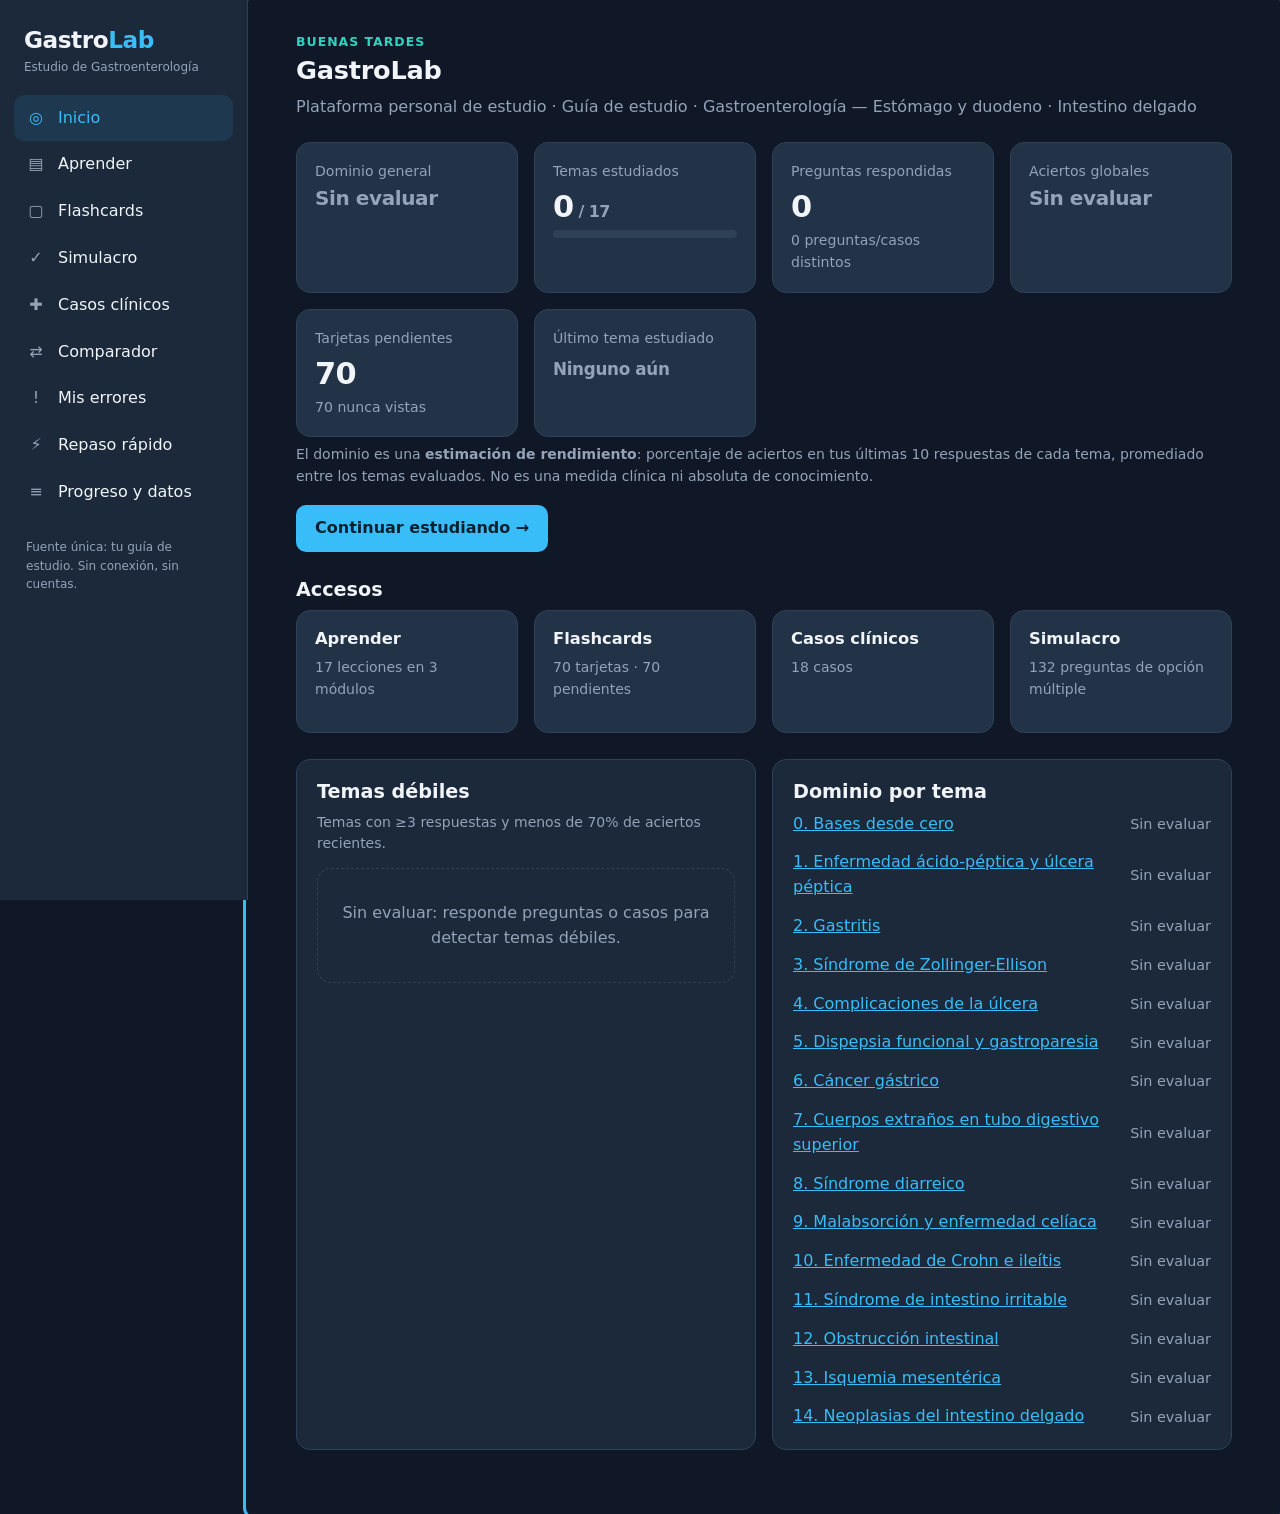
<file: gastrolab/index.html>
<!doctype html>
<html lang="es" data-theme="dark">
<head>
<meta charset="utf-8">
<meta name="viewport" content="width=device-width, initial-scale=1">
<title>GastroLab</title>
<meta name="description" content="Plataforma personal de estudio de Gastroenterología: lecciones, flashcards, simulacro, casos clínicos y progreso.">
<link rel="stylesheet" href="style.css">
</head>
<body>
<a class="skip" href="#main">Saltar al contenido</a>

<header class="topbar">
  <button class="icon-btn" id="menuBtn" aria-label="Abrir menú" aria-controls="sidebar" aria-expanded="false">☰</button>
  <span class="brand-sm">Gastro<b>Lab</b></span>
</header>

<nav class="sidebar" id="sidebar" aria-label="Navegación principal">
  <div class="brand">Gastro<b>Lab</b><small>Estudio de Gastroenterología</small></div>
  <ul class="nav">
    <li><a href="#/inicio" data-nav="inicio"><span aria-hidden="true">◎</span>Inicio</a></li>
    <li><a href="#/temario" data-nav="temario"><span aria-hidden="true">▤</span>Aprender</a></li>
    <li><a href="#/flashcards" data-nav="flashcards"><span aria-hidden="true">▢</span>Flashcards</a></li>
    <li><a href="#/simulacro" data-nav="simulacro"><span aria-hidden="true">✓</span>Simulacro</a></li>
    <li><a href="#/casos" data-nav="casos"><span aria-hidden="true">✚</span>Casos clínicos</a></li>
    <li><a href="#/comparador" data-nav="comparador"><span aria-hidden="true">⇄</span>Comparador</a></li>
    <li><a href="#/errores" data-nav="errores"><span aria-hidden="true">!</span>Mis errores</a></li>
    <li><a href="#/repaso" data-nav="repaso"><span aria-hidden="true">⚡</span>Repaso rápido</a></li>
    <li><a href="#/progreso" data-nav="progreso"><span aria-hidden="true">≡</span>Progreso y datos</a></li>
  </ul>
  <p class="side-note">Fuente única: tu guía de estudio. Sin conexión, sin cuentas.</p>
</nav>
<div class="scrim" id="scrim" hidden></div>

<main id="main" tabindex="-1"></main>

<dialog id="dlg" aria-labelledby="dlgMsg">
  <form method="dialog">
    <p id="dlgMsg"></p>
    <div class="row end">
      <button class="btn ghost" value="no">Cancelar</button>
      <button class="btn" value="ok" id="dlgOk">Aceptar</button>
    </div>
  </form>
</dialog>
<div class="toast" id="toast" role="status" aria-live="polite"></div>

<script src="data.js"></script>
<script src="app.js"></script>
</body>
</html>
</file>
<file: gastrolab/style.css>
/* GastroLab · estilos */
:root{
  --bg:#101827; --panel:#1B293B; --card:#223247; --line:#2E4157;
  --accent:#38BDF8; --accent2:#2DD4BF; --text:#F1F5F9; --muted:#94A3B8;
  --ok:#22C55E; --ok-bg:rgba(34,197,94,.12); --bad:#F87171; --bad-bg:rgba(248,113,113,.12);
  --warn:#FBBF24; --warn-bg:rgba(251,191,36,.10); --info-bg:rgba(56,189,248,.10);
  --on-accent:#06202E; --r:14px; --r-sm:10px; --shadow:0 6px 24px rgba(0,0,0,.25);
  color-scheme:dark;
}
:root[data-theme="light"]{
  --bg:#F4F7FB; --panel:#FFFFFF; --card:#FFFFFF; --line:#DCE3EC;
  --accent:#0369A1; --accent2:#0F766E; --text:#0F172A; --muted:#475569;
  --ok:#15803D; --ok-bg:#E8F6EC; --bad:#B91C1C; --bad-bg:#FBEAEA; --warn:#92400E; --warn-bg:#FEF5E1; --info-bg:#E6F3FA;
  --on-accent:#FFFFFF; --shadow:0 4px 16px rgba(15,23,42,.08); color-scheme:light;
}
*{box-sizing:border-box}
[hidden]{display:none!important}
html{-webkit-text-size-adjust:100%}
body{margin:0;background:var(--bg);color:var(--text);font:16px/1.55 system-ui,-apple-system,"Segoe UI",Roboto,"Helvetica Neue",Arial,sans-serif;overflow-x:hidden}
a{color:var(--accent)}
strong{color:var(--accent2);font-weight:650}
:root[data-theme="light"] strong{color:var(--accent2)}
:focus-visible{outline:3px solid var(--accent);outline-offset:2px;border-radius:6px}
.skip{position:absolute;left:-999px;top:8px;background:var(--accent);color:var(--on-accent);padding:8px 12px;border-radius:8px;z-index:100}
.skip:focus{left:8px}
h1,h2,h3{line-height:1.25;margin:0 0 .5rem}
h1{font-size:1.6rem;letter-spacing:-.01em}
h2{font-size:1.2rem}
h3{font-size:1.02rem}
p{margin:.4rem 0 .8rem}
.muted{color:var(--muted)}
.small{font-size:.875rem}

/* Layout */
.sidebar{position:fixed;inset:0 auto 0 0;width:248px;background:var(--panel);border-right:1px solid var(--line);padding:22px 14px;overflow-y:auto;z-index:40;transition:transform .25s ease}
.brand{font-size:1.45rem;font-weight:700;padding:0 10px 18px;letter-spacing:-.02em}
.brand b,.brand-sm b{color:var(--accent)}
.brand small{display:block;font-size:.75rem;font-weight:500;color:var(--muted);letter-spacing:0}
.nav{list-style:none;margin:0;padding:0}
.nav a{display:flex;gap:12px;align-items:center;padding:11px 12px;border-radius:var(--r-sm);color:var(--text);text-decoration:none;font-weight:500;transition:background .15s}
.nav a span{width:20px;text-align:center;color:var(--muted)}
.nav a:hover{background:var(--card)}
.nav a.active{background:var(--info-bg);color:var(--accent)}
.nav a.active span{color:var(--accent)}
.side-note{font-size:.75rem;color:var(--muted);padding:16px 12px 0}
main{margin-left:248px;padding:32px clamp(16px,4vw,48px) 64px;max-width:1180px;outline:none}
.topbar{display:none}
.scrim{position:fixed;inset:0;background:rgba(0,0,0,.5);z-index:35}
@media (max-width:900px){
  .topbar{display:flex;align-items:center;gap:10px;position:sticky;top:0;z-index:30;background:var(--panel);border-bottom:1px solid var(--line);padding:8px 12px}
  .brand-sm{font-weight:700;font-size:1.1rem}
  .sidebar{transform:translateX(-105%);box-shadow:var(--shadow)}
  .sidebar.open{transform:none}
  main{margin-left:0;padding:20px 16px 56px}
  h1{font-size:1.35rem}
}

/* Components */
.icon-btn{background:none;border:1px solid var(--line);color:var(--text);border-radius:10px;width:42px;height:42px;font-size:1.2rem;cursor:pointer}
.btn{display:inline-flex;align-items:center;justify-content:center;gap:8px;min-height:44px;padding:10px 18px;border-radius:var(--r-sm);border:1px solid transparent;background:var(--accent);color:var(--on-accent);font:inherit;font-weight:600;cursor:pointer;text-decoration:none;transition:filter .15s,background .15s,transform .05s}
.btn:hover{filter:brightness(1.08)}
.btn:active{transform:translateY(1px)}
.btn.ghost{background:transparent;color:var(--text);border-color:var(--line)}
.btn.ghost:hover{background:var(--card)}
.btn.sec{background:var(--accent2)}
.btn.danger{background:transparent;color:var(--bad);border-color:var(--bad)}
.btn.sm{min-height:36px;padding:6px 12px;font-size:.9rem}
.btn[disabled]{opacity:.45;cursor:not-allowed}
.row{display:flex;gap:10px;flex-wrap:wrap;align-items:center}
.row.end{justify-content:flex-end}
.row.between{justify-content:space-between}
.stack>*+*{margin-top:14px}
.grid{display:grid;gap:16px}
.g2{grid-template-columns:repeat(auto-fit,minmax(min(100%,320px),1fr))}
.g3{grid-template-columns:repeat(auto-fit,minmax(min(100%,240px),1fr))}
.g4{grid-template-columns:repeat(auto-fit,minmax(min(100%,180px),1fr))}
.panel{background:var(--panel);border:1px solid var(--line);border-radius:var(--r);padding:20px}
.card{background:var(--card);border:1px solid var(--line);border-radius:var(--r);padding:18px}
a.card{display:block;color:inherit;text-decoration:none;transition:border-color .15s,transform .15s}
a.card:hover{border-color:var(--accent);transform:translateY(-2px)}
.page-head{margin-bottom:22px}
.eyebrow{font-size:.78rem;text-transform:uppercase;letter-spacing:.08em;color:var(--accent2);font-weight:600;margin-bottom:4px}
.stat .v{font-size:1.9rem;font-weight:700;letter-spacing:-.02em}
.stat .l{color:var(--muted);font-size:.88rem}
.stat .v.na{font-size:1.25rem;color:var(--muted)}
.badge{display:inline-block;font-size:.72rem;font-weight:600;padding:3px 9px;border-radius:999px;border:1px solid var(--line);color:var(--muted);white-space:nowrap}
.badge.esencial{color:var(--bad);border-color:currentColor}
.badge.aplicacion{color:var(--warn);border-color:currentColor}
.badge.ampliacion,.badge.base,.badge.repaso{color:var(--accent);border-color:currentColor}
.badge.ok{color:var(--ok);border-color:currentColor}
.badge.clase{color:var(--warn);border-color:currentColor}
.badge.guia{color:var(--ok);border-color:currentColor}
.bar{height:8px;background:var(--line);border-radius:999px;overflow:hidden}
.bar>i{display:block;height:100%;background:linear-gradient(90deg,var(--accent),var(--accent2));border-radius:999px;transition:width .4s ease}
.seg{display:inline-flex;border:1px solid var(--line);border-radius:var(--r-sm);overflow:hidden}
.seg button{background:transparent;color:var(--text);border:0;padding:9px 14px;font:inherit;cursor:pointer;min-height:40px}
.seg button[aria-pressed="true"]{background:var(--accent);color:var(--on-accent);font-weight:600}
select,input[type=file]{font:inherit;color:var(--text);background:var(--card);border:1px solid var(--line);border-radius:var(--r-sm);padding:9px 12px;min-height:44px;max-width:100%}
label.chk{display:inline-flex;gap:8px;align-items:center;cursor:pointer}
input[type=checkbox]{width:20px;height:20px;accent-color:var(--accent)}
.empty{text-align:center;color:var(--muted);padding:32px 16px;border:1px dashed var(--line);border-radius:var(--r)}
.alert{border-radius:var(--r-sm);padding:12px 14px;margin:10px 0;border-left:4px solid}
.alert.warn{background:var(--warn-bg);border-color:var(--warn)}
.alert.info{background:var(--info-bg);border-color:var(--accent)}
.alert.ok{background:var(--ok-bg);border-color:var(--ok)}
.alert.bad{background:var(--bad-bg);border-color:var(--bad)}
.alert p{margin:.2rem 0}
ul.clean{margin:.3rem 0;padding-left:1.2rem}
ul.clean li{margin:.25rem 0}

/* Tablas */
.tbl-wrap{overflow-x:auto;-webkit-overflow-scrolling:touch;margin:10px 0 14px;border:1px solid var(--line);border-radius:var(--r-sm)}
table{border-collapse:collapse;width:100%;min-width:520px;font-size:.92rem}
th,td{padding:10px 12px;text-align:left;vertical-align:top;border-bottom:1px solid var(--line)}
th{background:var(--panel);color:var(--accent);font-weight:600;position:sticky;top:0}
tbody tr:last-child td{border-bottom:0}
td:first-child{font-weight:600}

/* Diagramas de flujo */
.flow{display:flex;flex-direction:column;align-items:stretch;gap:0;margin:12px 0;max-width:640px}
.flow .step{background:var(--card);border:1px solid var(--line);border-left:4px solid var(--accent2);border-radius:var(--r-sm);padding:10px 14px}
.flow .arrow{align-self:center;color:var(--accent);line-height:1;padding:4px 0;font-size:1.1rem}

/* Lección */
.easy{background:linear-gradient(135deg,var(--info-bg),transparent);border:1px solid var(--line);border-left:4px solid var(--accent);border-radius:var(--r);padding:16px 18px;margin:16px 0}
.easy h2{font-size:1rem;color:var(--accent)}
details.sec{background:var(--panel);border:1px solid var(--line);border-radius:var(--r);margin:12px 0;overflow:hidden}
details.sec>summary{cursor:pointer;list-style:none;padding:15px 18px;font-weight:600;display:flex;justify-content:space-between;align-items:center;gap:10px}
details.sec>summary::-webkit-details-marker{display:none}
details.sec>summary::after{content:"+";color:var(--accent);font-size:1.3rem;transition:transform .2s}
details.sec[open]>summary::after{transform:rotate(45deg)}
details.sec>summary .seen{color:var(--ok);font-size:.8rem;font-weight:500;margin-left:auto}
details.sec .body{padding:0 18px 16px}
.cmpbox{border:1px solid var(--line);border-radius:var(--r-sm);overflow:hidden;margin:12px 0}
.cmpbox>div{padding:10px 14px;border-bottom:1px solid var(--line)}
.cmpbox>div:last-child{border-bottom:0}
.cmpbox .lbl{display:table;margin-bottom:6px}
.lesson-actions{position:sticky;bottom:0;background:linear-gradient(transparent,var(--bg) 30%);padding:18px 0 6px;margin-top:10px}

/* Preguntas */
.opts{display:grid;gap:10px;margin:14px 0}
.opt{display:flex;gap:12px;align-items:flex-start;text-align:left;width:100%;background:var(--card);color:var(--text);border:1.5px solid var(--line);border-radius:var(--r-sm);padding:13px 15px;font:inherit;cursor:pointer;min-height:48px;transition:border-color .15s,background .15s}
.opt:hover:not([disabled]){border-color:var(--accent)}
.opt .k{flex:0 0 26px;height:26px;border-radius:50%;border:1.5px solid var(--muted);display:grid;place-items:center;font-size:.8rem;font-weight:700;color:var(--muted)}
.opt[aria-pressed="true"]{border-color:var(--accent);background:var(--info-bg)}
.opt[aria-pressed="true"] .k{background:var(--accent);border-color:var(--accent);color:var(--on-accent)}
.opt.right{border-color:var(--ok);background:var(--ok-bg)}
.opt.right .k{background:var(--ok);border-color:var(--ok);color:#fff}
.opt.wrong{border-color:var(--bad);background:var(--bad-bg)}
.opt.wrong .k{background:var(--bad);border-color:var(--bad);color:#fff}
.opt[disabled]{cursor:default}
.qnav{display:flex;flex-wrap:wrap;gap:6px;margin-top:14px}
.qnav button{width:38px;height:38px;border-radius:9px;border:1px solid var(--line);background:var(--card);color:var(--muted);font:inherit;font-size:.85rem;cursor:pointer}
.qnav button.done{color:var(--text);border-color:var(--accent2)}
.qnav button.cur{background:var(--accent);color:var(--on-accent);border-color:var(--accent)}
.timer{font-variant-numeric:tabular-nums;font-weight:700}
.timer.low{color:var(--bad)}
.vignette{display:grid;gap:6px;margin:10px 0;padding:14px;background:var(--card);border-radius:var(--r-sm);border:1px solid var(--line)}
.vignette div b{color:var(--muted);font-weight:600;font-size:.85rem;display:inline-block;min-width:150px}
.review-item{border-left:4px solid var(--line)}
.review-item.ok{border-left-color:var(--ok)}
.review-item.bad{border-left-color:var(--bad)}
.score{font-size:3rem;font-weight:800;letter-spacing:-.03em}

/* Flashcards */
.fc-wrap{perspective:1200px;max-width:640px;margin:16px auto}
.fc{position:relative;width:100%;min-height:280px;border:0;padding:0;background:none;color:inherit;font:inherit;cursor:pointer;transform-style:preserve-3d;transition:transform .45s ease;display:block}
.fc.flipped{transform:rotateY(180deg)}
.fc .face{position:absolute;inset:0;backface-visibility:hidden;-webkit-backface-visibility:hidden;background:var(--card);border:1px solid var(--line);border-radius:18px;padding:28px 24px;display:flex;flex-direction:column;justify-content:center;align-items:center;text-align:center;box-shadow:var(--shadow);overflow-y:auto}
.fc .face .lab{position:absolute;top:14px;left:18px;font-size:.72rem;text-transform:uppercase;letter-spacing:.1em;color:var(--muted)}
.fc .face p{font-size:1.15rem;margin:0}
.fc .back{transform:rotateY(180deg);border-color:var(--accent2)}
.fc .back p{font-size:1.02rem}
.rate{display:grid;grid-template-columns:repeat(3,1fr);gap:10px;max-width:640px;margin:0 auto}
.rate .btn{flex-direction:column;gap:0;line-height:1.2}
.rate .btn small{font-weight:400;font-size:.75rem;opacity:.85}
.btn.again{background:var(--bad);color:#fff}
.btn.hard{background:var(--warn);color:#1f1300}
.btn.easyb{background:var(--ok);color:#fff}
@media (prefers-reduced-motion:reduce){*{transition:none!important}}

/* Toast y diálogo */
.toast{position:fixed;left:50%;bottom:22px;transform:translateX(-50%) translateY(20px);background:var(--card);border:1px solid var(--line);color:var(--text);padding:10px 16px;border-radius:10px;box-shadow:var(--shadow);opacity:0;pointer-events:none;transition:opacity .2s,transform .2s;z-index:60;max-width:calc(100% - 32px)}
.toast.show{opacity:1;transform:translateX(-50%)}
dialog{background:var(--panel);color:var(--text);border:1px solid var(--line);border-radius:var(--r);padding:22px;max-width:min(440px,calc(100% - 32px));box-shadow:var(--shadow)}
dialog::backdrop{background:rgba(0,0,0,.55)}
.chips{display:flex;flex-wrap:wrap;gap:8px}
.chips a,.chips button{font:inherit;font-size:.85rem;padding:6px 12px;border-radius:999px;border:1px solid var(--line);background:var(--card);color:var(--text);text-decoration:none;cursor:pointer}
.chips a:hover,.chips button:hover{border-color:var(--accent)}
.topic-line{display:flex;justify-content:space-between;gap:10px;align-items:center}
.topic-line .t{flex:1;min-width:0}
.topic-line .pct{width:84px;text-align:right;font-variant-numeric:tabular-nums;font-size:.9rem}
.row>label{flex:1 1 220px;min-width:0}
label select{display:block;width:100%;margin-top:4px}
@media (max-width:900px){.lesson-actions{position:static;background:none;padding-top:8px}}
</file>
